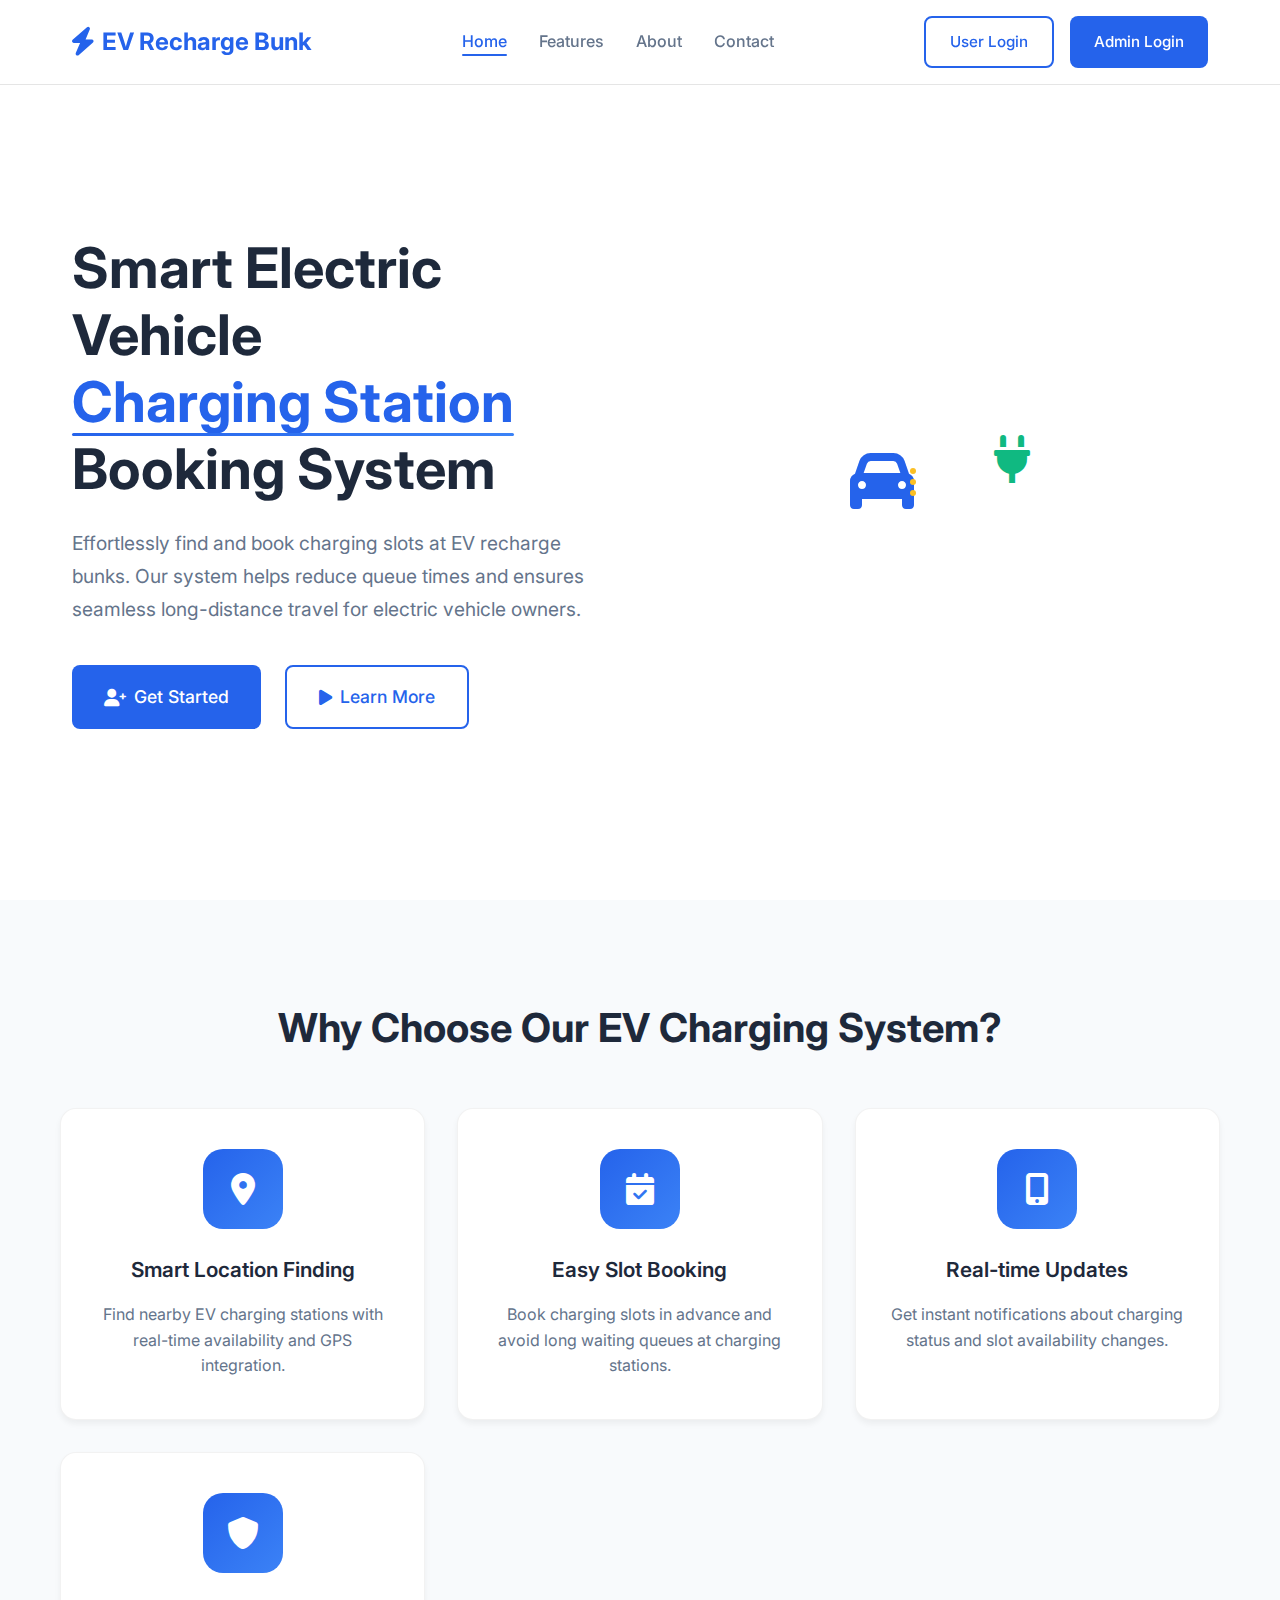
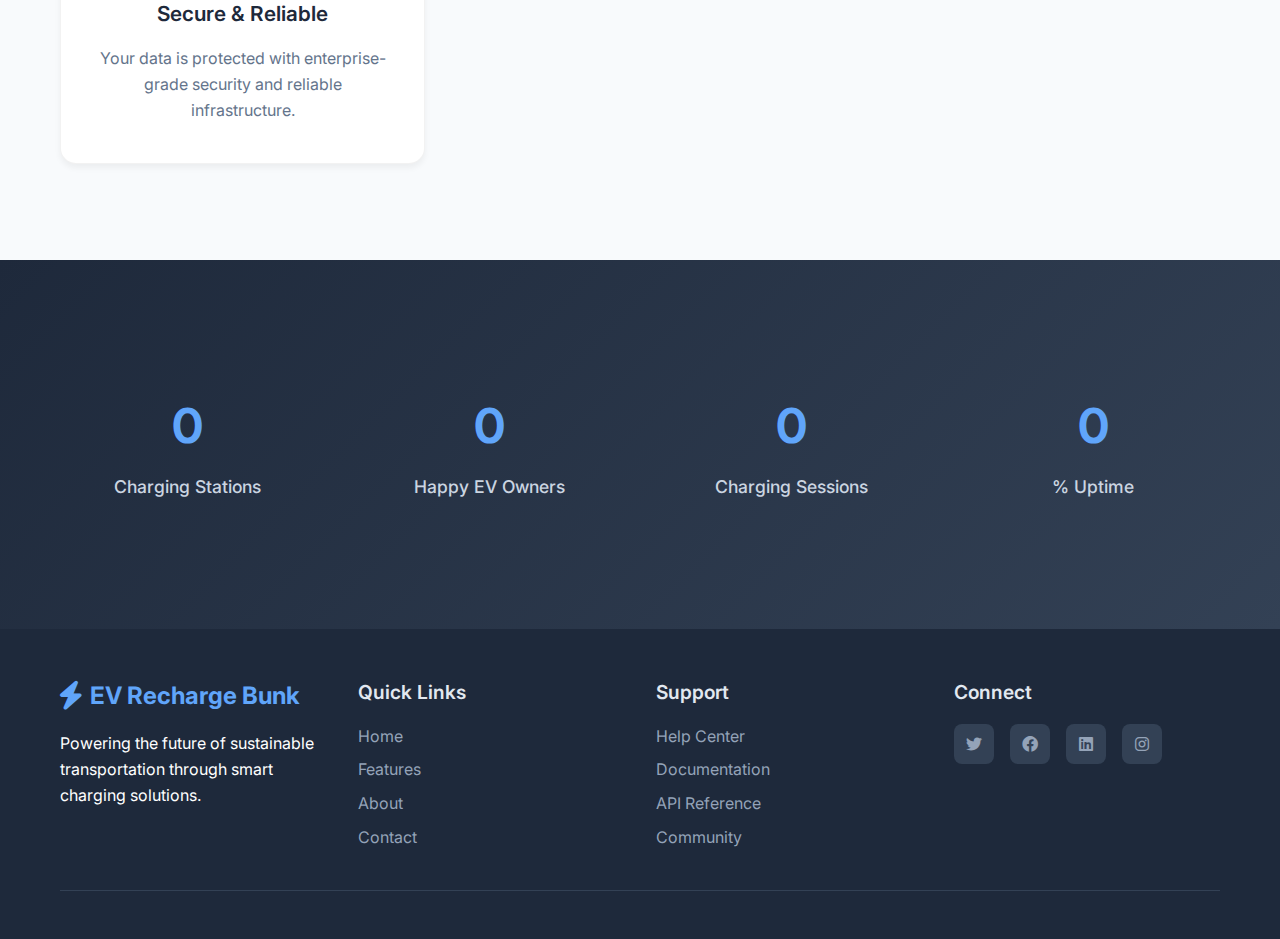
<file: index.html>
<!DOCTYPE html>
<html lang="en">
<head>
    <meta charset="UTF-8">
    <meta name="viewport" content="width=device-width, initial-scale=1.0">
    <title>EV Recharge Bunk - Home</title>
    <link rel="stylesheet" href="css/style.css">
    <link href="https://fonts.googleapis.com/css2?family=Inter:wght@300;400;500;600;700&display=swap" rel="stylesheet">
    <link rel="stylesheet" href="https://cdnjs.cloudflare.com/ajax/libs/font-awesome/6.0.0/css/all.min.css">
</head>
<body>
    <header class="header">
        <nav class="nav">
            <div class="nav-brand">
                <i class="fas fa-bolt"></i>
                <span>EV Recharge Bunk</span>
            </div>
            <ul class="nav-menu">
                <li><a href="#home" class="nav-link active">Home</a></li>
                <li><a href="#features" class="nav-link">Features</a></li>
                <li><a href="#about" class="nav-link">About</a></li>
                <li><a href="#contact" class="nav-link">Contact</a></li>
            </ul>
            <div class="nav-actions">
                <a href="pages/user-login.html" class="btn btn-outline">User Login</a>
                <a href="pages/admin-login.html" class="btn btn-primary">Admin Login</a>
            </div>
            <div class="mobile-menu-toggle">
                <i class="fas fa-bars"></i>
            </div>
        </nav>
    </header>

    <main class="main">
        <!-- Hero Section -->
        <section class="hero" id="home">
            <div class="hero-content">
                <h1 class="hero-title">
                    Smart Electric Vehicle<br>
                    <span class="highlight">Charging Station</span><br>
                    Booking System
                </h1>
                <p class="hero-description">
                    Effortlessly find and book charging slots at EV recharge bunks. 
                    Our system helps reduce queue times and ensures seamless long-distance travel 
                    for electric vehicle owners.
                </p>
                <div class="hero-actions">
                    <a href="pages/user-register.html" class="btn btn-primary btn-large">
                        <i class="fas fa-user-plus"></i>
                        Get Started
                    </a>
                    <a href="#features" class="btn btn-outline btn-large">
                        <i class="fas fa-play"></i>
                        Learn More
                    </a>
                </div>
            </div>
            <div class="hero-image">
                <div class="charging-animation">
                    <div class="ev-car">
                        <i class="fas fa-car"></i>
                    </div>
                    <div class="charging-port">
                        <i class="fas fa-plug"></i>
                    </div>
                    <div class="electric-waves">
                        <div class="wave"></div>
                        <div class="wave"></div>
                        <div class="wave"></div>
                    </div>
                </div>
            </div>
        </section>

        <!-- Features Section -->
        <section class="features" id="features">
            <div class="container">
                <h2 class="section-title">Why Choose Our EV Charging System?</h2>
                <div class="features-grid">
                    <div class="feature-card">
                        <div class="feature-icon">
                            <i class="fas fa-map-marker-alt"></i>
                        </div>
                        <h3>Smart Location Finding</h3>
                        <p>Find nearby EV charging stations with real-time availability and GPS integration.</p>
                    </div>
                    <div class="feature-card">
                        <div class="feature-icon">
                            <i class="fas fa-calendar-check"></i>
                        </div>
                        <h3>Easy Slot Booking</h3>
                        <p>Book charging slots in advance and avoid long waiting queues at charging stations.</p>
                    </div>
                    <div class="feature-card">
                        <div class="feature-icon">
                            <i class="fas fa-mobile-alt"></i>
                        </div>
                        <h3>Real-time Updates</h3>
                        <p>Get instant notifications about charging status and slot availability changes.</p>
                    </div>
                    <div class="feature-card">
                        <div class="feature-icon">
                            <i class="fas fa-shield-alt"></i>
                        </div>
                        <h3>Secure & Reliable</h3>
                        <p>Your data is protected with enterprise-grade security and reliable infrastructure.</p>
                    </div>
                </div>
            </div>
        </section>

        <!-- Statistics Section -->
        <section class="stats">
            <div class="container">
                <div class="stats-grid">
                    <div class="stat-item">
                        <div class="stat-number" data-target="500">0</div>
                        <div class="stat-label">Charging Stations</div>
                    </div>
                    <div class="stat-item">
                        <div class="stat-number" data-target="15000">0</div>
                        <div class="stat-label">Happy EV Owners</div>
                    </div>
                    <div class="stat-item">
                        <div class="stat-number" data-target="50000">0</div>
                        <div class="stat-label">Charging Sessions</div>
                    </div>
                    <div class="stat-item">
                        <div class="stat-number" data-target="99">0</div>
                        <div class="stat-label">% Uptime</div>
                    </div>
                </div>
            </div>
        </section>
    </main>

    <footer class="footer">
        <div class="container">
            <div class="footer-content">
                <div class="footer-section">
                    <div class="footer-brand">
                        <i class="fas fa-bolt"></i>
                        <span>EV Recharge Bunk</span>
                    </div>
                    <p>Powering the future of sustainable transportation through smart charging solutions.</p>
                </div>
                <div class="footer-section">
                    <h4>Quick Links</h4>
                    <ul>
                        <li><a href="#home">Home</a></li>
                        <li><a href="#features">Features</a></li>
                        <li><a href="#about">About</a></li>
                        <li><a href="#contact">Contact</a></li>
                    </ul>
                </div>
                <div class="footer-section">
                    <h4>Support</h4>
                    <ul>
                        <li><a href="#">Help Center</a></li>
                        <li><a href="#">Documentation</a></li>
                        <li><a href="#">API Reference</a></li>
                        <li><a href="#">Community</a></li>
                    </ul>
                </div>
                <div class="footer-section">
                    <h4>Connect</h4>
                    <div class="social-links">
                        <a href="#"><i class="fab fa-twitter"></i></a>
                        <a href="#"><i class="fab fa-facebook"></i></a>
                        <a href="#"><i class="fab fa-linkedin"></i></a>
                        <a href="#"><i class="fab fa-instagram"></i></a>
                    </div>
                </div>
            </div>
            <div class="footer-bottom">
                
            </div>
        </div>
    </footer>

    <script src="js/main.js"></script>
</body>
</html>
</file>
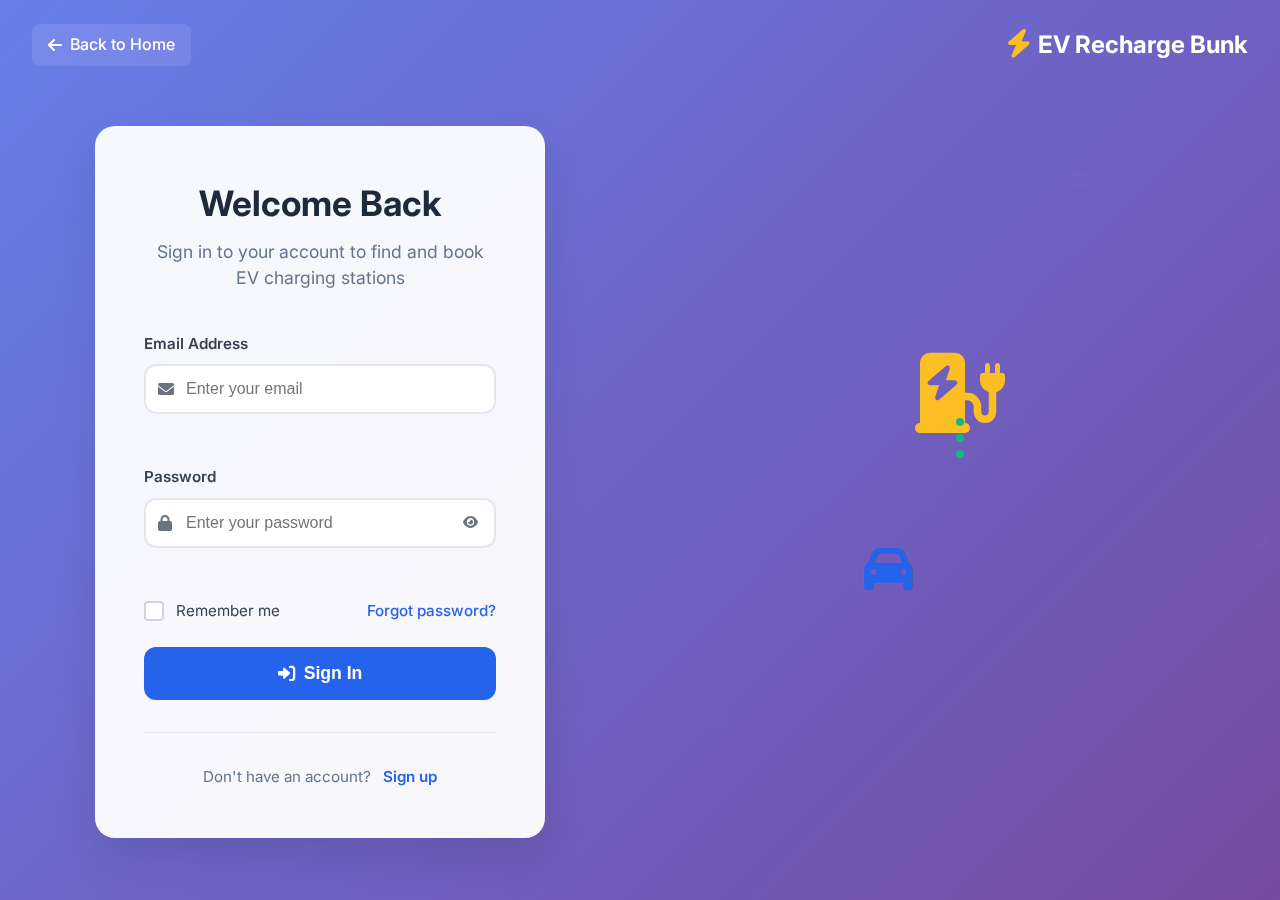
<file: pages/user-login.html>
<!DOCTYPE html>
<html lang="en">
<head>
    <meta charset="UTF-8">
    <meta name="viewport" content="width=device-width, initial-scale=1.0">
    <title>User Login - EV Recharge Bunk</title>
    <link rel="stylesheet" href="../css/style.css">
    <link rel="stylesheet" href="../css/auth.css">
    <link href="https://fonts.googleapis.com/css2?family=Inter:wght@300;400;500;600;700&display=swap" rel="stylesheet">
    <link rel="stylesheet" href="https://cdnjs.cloudflare.com/ajax/libs/font-awesome/6.0.0/css/all.min.css">
</head>
<body>
    <div class="auth-container">
        <div class="auth-header">
            <a href="../index.html" class="back-link">
                <i class="fas fa-arrow-left"></i>
                Back to Home
            </a>
            <div class="auth-brand">
                <i class="fas fa-bolt"></i>
                <span>EV Recharge Bunk</span>
            </div>
        </div>

        <div class="auth-form-container">
            <div class="auth-card">
                <div class="auth-header-content">
                    <h1>Welcome Back</h1>
                    <p>Sign in to your account to find and book EV charging stations</p>
                </div>

                <form class="auth-form" id="userLoginForm">
                    <div class="form-group">
                        <label for="email">Email Address</label>
                        <div class="input-group">
                            <i class="fas fa-envelope input-icon"></i>
                            <input type="email" id="email" name="email" required placeholder="Enter your email">
                        </div>
                        <div class="error-message" id="emailError"></div>
                    </div>

                    <div class="form-group">
                        <label for="password">Password</label>
                        <div class="input-group">
                            <i class="fas fa-lock input-icon"></i>
                            <input type="password" id="password" name="password" required placeholder="Enter your password">
                            <button type="button" class="password-toggle" data-target="password">
                                <i class="fas fa-eye"></i>
                            </button>
                        </div>
                        <div class="error-message" id="passwordError"></div>
                    </div>

                    <div class="form-options">
                        <label class="checkbox-container">
                            <input type="checkbox" id="rememberMe" name="rememberMe">
                            <span class="checkmark"></span>
                            Remember me
                        </label>
                        <a href="#" class="forgot-password">Forgot password?</a>
                    </div>

                    <button type="submit" class="btn btn-primary btn-full" id="loginButton">
                        <i class="fas fa-sign-in-alt"></i>
                        Sign In
                    </button>
                </form>

                <div class="auth-footer">
                    <p>Don't have an account? <a href="user-register.html">Sign up</a></p>
                </div>
            </div>
        </div>

        <div class="auth-image">
            <div class="charging-visual">
                <div class="bunk-station">
                    <i class="fas fa-charging-station"></i>
                </div>
                <div class="ev-cars">
                    <div class="ev-car">
                        <i class="fas fa-car"></i>
                    </div>
                    <div class="ev-car">
                        <i class="fas fa-car"></i>
                    </div>
                </div>
                <div class="energy-waves">
                    <div class="wave"></div>
                    <div class="wave"></div>
                    <div class="wave"></div>
                </div>
            </div>
        </div>
    </div>

    <script src="../js/auth/auth-manager.js"></script>
    <script src="../js/auth/user-auth.js"></script>
</body>
</html>
</file>
<file: css/auth.css>
/* Authentication Pages Specific Styles */

/* Main Auth Container */
.auth-container {
    display: flex;
    min-height: 100vh;
    background: linear-gradient(135deg, #667eea 0%, #764ba2 100%);
    position: relative;
    overflow: hidden;
}

.admin-auth {
    background: linear-gradient(135deg, #2c3e50 0%, #34495e 100%);
}

.auth-container::before {
    content: '';
    position: absolute;
    top: 0;
    left: 0;
    right: 0;
    bottom: 0;
    background: url('data:image/svg+xml,<svg xmlns="http://www.w3.org/2000/svg" viewBox="0 0 100 100"><defs><pattern id="grain" width="100" height="100" patternUnits="userSpaceOnUse"><circle cx="20" cy="20" r="1" fill="white" opacity="0.1"/><circle cx="80" cy="80" r="1" fill="white" opacity="0.1"/><circle cx="40" cy="60" r="1" fill="white" opacity="0.1"/><circle cx="60" cy="40" r="1" fill="white" opacity="0.1"/></pattern></defs><rect width="100" height="100" fill="url(%23grain)"/></svg>');
    opacity: 0.1;
}

/* Auth Header */
.auth-header {
    position: absolute;
    top: 0;
    left: 0;
    right: 0;
    z-index: 10;
    display: flex;
    justify-content: space-between;
    align-items: center;
    padding: 1.5rem 2rem;
}

.back-link {
    display: flex;
    align-items: center;
    gap: 0.5rem;
    color: white;
    text-decoration: none;
    font-weight: 500;
    padding: 0.5rem 1rem;
    border-radius: 8px;
    background: rgba(255, 255, 255, 0.1);
    backdrop-filter: blur(10px);
    transition: all 0.3s ease;
}

.back-link:hover {
    background: rgba(255, 255, 255, 0.2);
    transform: translateX(-2px);
}

.auth-brand {
    display: flex;
    align-items: center;
    font-size: 1.5rem;
    font-weight: 700;
    color: white;
}

.admin-brand {
    font-size: 1.2rem;
}

.auth-brand i {
    margin-right: 0.5rem;
    font-size: 1.8rem;
    color: #fbbf24;
}

/* Auth Form Container */
.auth-form-container {
    flex: 1;
    display: flex;
    align-items: center;
    justify-content: center;
    padding: 6rem 2rem 2rem;
    position: relative;
    z-index: 5;
}

.auth-card {
    background: rgba(255, 255, 255, 0.95);
    backdrop-filter: blur(20px);
    border-radius: 20px;
    padding: 3rem;
    box-shadow: 0 20px 40px rgba(0, 0, 0, 0.1);
    border: 1px solid rgba(255, 255, 255, 0.2);
    width: 100%;
    max-width: 450px;
    position: relative;
}

.admin-card {
    max-width: 500px;
}

.auth-header-content {
    text-align: center;
    margin-bottom: 2.5rem;
}

.auth-header-content h1 {
    font-size: 2.2rem;
    font-weight: 700;
    color: #1e293b;
    margin-bottom: 0.5rem;
}

.auth-header-content p {
    color: #64748b;
    font-size: 1.1rem;
    line-height: 1.5;
}

/* Form Styles */
.auth-form {
    margin-bottom: 2rem;
}

.form-row {
    display: grid;
    grid-template-columns: 1fr 1fr;
    gap: 1rem;
}

.form-group {
    margin-bottom: 1.5rem;
}

.form-group label {
    display: block;
    margin-bottom: 0.5rem;
    font-weight: 600;
    color: #374151;
    font-size: 0.95rem;
}

.input-group {
    position: relative;
    display: flex;
    align-items: center;
}

.input-group input,
.input-group select {
    width: 100%;
    padding: 0.875rem 1rem 0.875rem 2.5rem;
    border: 2px solid #e5e7eb;
    border-radius: 12px;
    font-size: 1rem;
    transition: all 0.3s ease;
    background: white;
}

.input-group input:focus,
.input-group select:focus {
    outline: none;
    border-color: #2563eb;
    box-shadow: 0 0 0 3px rgba(37, 99, 235, 0.1);
    transform: translateY(-1px);
}

.input-group input.error {
    border-color: #ef4444;
    box-shadow: 0 0 0 3px rgba(239, 68, 68, 0.1);
}

.input-icon {
    position: absolute;
    left: 0.875rem;
    color: #6b7280;
    font-size: 1rem;
    z-index: 1;
}

.password-toggle {
    position: absolute;
    right: 0.875rem;
    background: none;
    border: none;
    color: #6b7280;
    cursor: pointer;
    padding: 0.25rem;
    border-radius: 4px;
    transition: color 0.3s ease;
}

.password-toggle:hover {
    color: #2563eb;
}

.error-message {
    color: #ef4444;
    font-size: 0.875rem;
    margin-top: 0.5rem;
    min-height: 1.2rem;
}

.success-message {
    color: #10b981;
    font-size: 0.875rem;
    margin-top: 0.5rem;
    min-height: 1.2rem;
}

/* Password Strength Indicator */
.password-strength {
    margin-top: 0.5rem;
    display: none;
}

.strength-bar {
    height: 4px;
    background: #e5e7eb;
    border-radius: 2px;
    overflow: hidden;
    margin-bottom: 0.5rem;
}

.strength-fill {
    height: 100%;
    width: 0%;
    transition: all 0.3s ease;
    border-radius: 2px;
}

.strength-text {
    font-size: 0.875rem;
    color: #6b7280;
}

/* Form Options */
.form-options {
    display: flex;
    justify-content: space-between;
    align-items: center;
    margin-bottom: 1.5rem;
    flex-wrap: wrap;
    gap: 1rem;
}

.checkbox-container {
    display: flex;
    align-items: center;
    gap: 0.75rem;
    cursor: pointer;
    font-size: 0.95rem;
    color: #374151;
}

.checkbox-container input[type="checkbox"] {
    display: none;
}

.checkmark {
    width: 20px;
    height: 20px;
    border: 2px solid #d1d5db;
    border-radius: 4px;
    position: relative;
    transition: all 0.3s ease;
    background: white;
}

.checkbox-container input[type="checkbox"]:checked + .checkmark {
    background: #2563eb;
    border-color: #2563eb;
}

.checkbox-container input[type="checkbox"]:checked + .checkmark::after {
    content: '✓';
    position: absolute;
    top: 50%;
    left: 50%;
    transform: translate(-50%, -50%);
    color: white;
    font-size: 0.875rem;
    font-weight: bold;
}

.forgot-password {
    color: #2563eb;
    text-decoration: none;
    font-size: 0.95rem;
    font-weight: 500;
    transition: color 0.3s ease;
}

.forgot-password:hover {
    color: #1d4ed8;
    text-decoration: underline;
}

.link {
    color: #2563eb;
    text-decoration: none;
    font-weight: 500;
}

.link:hover {
    text-decoration: underline;
}

/* Security Notice */
.security-notice {
    background: rgba(59, 130, 246, 0.1);
    border: 1px solid rgba(59, 130, 246, 0.2);
    border-radius: 8px;
    padding: 0.75rem 1rem;
    margin: 1rem 0;
    display: flex;
    align-items: center;
    gap: 0.75rem;
    color: #1d4ed8;
    font-size: 0.9rem;
}

.security-notice i {
    font-size: 1rem;
}

/* Button Styles */
.btn-full {
    width: 100%;
    justify-content: center;
    padding: 1rem 2rem;
    font-size: 1.1rem;
    border-radius: 12px;
    font-weight: 600;
    transition: all 0.3s ease;
}

.admin-btn {
    background: linear-gradient(135deg, #1e293b, #334155);
    border: none;
}

.admin-btn:hover {
    background: linear-gradient(135deg, #334155, #475569);
    transform: translateY(-2px);
    box-shadow: 0 8px 25px rgba(30, 41, 59, 0.3);
}

/* Auth Footer */
.auth-footer {
    text-align: center;
    margin-top: 2rem;
    padding-top: 2rem;
    border-top: 1px solid #e5e7eb;
    color: #64748b;
    font-size: 0.95rem;
}

.auth-footer a {
    color: #2563eb;
    text-decoration: none;
    font-weight: 600;
    margin-left: 0.5rem;
}

.auth-footer a:hover {
    text-decoration: underline;
}

/* Auth Image Section */
.auth-image {
    flex: 1;
    display: flex;
    align-items: center;
    justify-content: center;
    padding: 2rem;
    position: relative;
    z-index: 3;
}

/* Charging Visual Animation */
.charging-visual {
    position: relative;
    width: 400px;
    height: 400px;
}

.bunk-station {
    position: absolute;
    top: 20%;
    left: 50%;
    transform: translateX(-50%);
    font-size: 5rem;
    color: #fbbf24;
    animation: stationPulse 3s ease-in-out infinite;
}

.ev-cars {
    position: absolute;
    bottom: 20%;
    left: 10%;
    right: 10%;
    display: flex;
    justify-content: space-around;
}

.ev-car {
    font-size: 3rem;
    color: #2563eb;
    animation: carFloat 4s ease-in-out infinite;
}

.ev-car:nth-child(2) {
    animation-delay: 2s;
}

.energy-waves {
    position: absolute;
    top: 40%;
    left: 50%;
    transform: translateX(-50%);
}

.wave {
    width: 8px;
    height: 8px;
    background: #10b981;
    border-radius: 50%;
    margin: 8px 0;
    animation: energyFlow 2s ease-in-out infinite;
}

.wave:nth-child(2) {
    animation-delay: 0.3s;
}

.wave:nth-child(3) {
    animation-delay: 0.6s;
}

/* Admin Visual */
.admin-visual {
    position: relative;
    width: 400px;
    height: 400px;
}

.admin-dashboard {
    display: grid;
    grid-template-columns: 1fr 1fr;
    gap: 1.5rem;
    margin-bottom: 2rem;
}

.dashboard-card {
    background: rgba(255, 255, 255, 0.1);
    backdrop-filter: blur(10px);
    border-radius: 16px;
    padding: 1.5rem;
    text-align: center;
    color: white;
    border: 1px solid rgba(255, 255, 255, 0.2);
    transition: all 0.3s ease;
}

.dashboard-card:hover {
    transform: translateY(-5px);
    background: rgba(255, 255, 255, 0.2);
}

.dashboard-card i {
    font-size: 2rem;
    color: #60a5fa;
    margin-bottom: 0.5rem;
    display: block;
}

.dashboard-card span {
    font-weight: 600;
    font-size: 0.9rem;
}

.admin-stats {
    display: flex;
    justify-content: space-around;
    padding: 1.5rem;
    background: rgba(255, 255, 255, 0.1);
    backdrop-filter: blur(10px);
    border-radius: 16px;
    border: 1px solid rgba(255, 255, 255, 0.2);
}

.stat-item {
    text-align: center;
    color: white;
}

.stat-item i {
    font-size: 1.5rem;
    color: #60a5fa;
    margin-bottom: 0.5rem;
    display: block;
}

.stat-number {
    display: block;
    font-size: 1.5rem;
    font-weight: 700;
    color: #fbbf24;
}

.stat-label {
    font-size: 0.8rem;
    color: #cbd5e1;
}

/* Registration Visual */
.registration-visual {
    position: relative;
    width: 400px;
    height: 400px;
}

.ev-illustration {
    position: relative;
    width: 100%;
    height: 100%;
}

.ev-car-large {
    position: absolute;
    top: 50%;
    left: 50%;
    transform: translate(-50%, -50%);
    font-size: 6rem;
    color: #2563eb;
    animation: carRotate 6s ease-in-out infinite;
}

.charging-points {
    position: absolute;
    top: 20%;
    left: 20%;
    right: 20%;
    display: flex;
    justify-content: space-around;
}

.point {
    background: rgba(255, 255, 255, 0.1);
    backdrop-filter: blur(10px);
    border-radius: 12px;
    padding: 1rem;
    text-align: center;
    color: white;
    border: 1px solid rgba(255, 255, 255, 0.2);
    transition: all 0.3s ease;
}

.point:hover {
    transform: scale(1.05);
    background: rgba(255, 255, 255, 0.2);
}

.point i {
    font-size: 1.5rem;
    color: #fbbf24;
    margin-bottom: 0.5rem;
    display: block;
}

.point span {
    font-size: 0.9rem;
    font-weight: 600;
}

/* Animations */
@keyframes stationPulse {
    0%, 100% { transform: translateX(-50%) scale(1); opacity: 1; }
    50% { transform: translateX(-50%) scale(1.1); opacity: 0.8; }
}

@keyframes carFloat {
    0%, 100% { transform: translateY(0); }
    50% { transform: translateY(-10px); }
}

@keyframes energyFlow {
    0%, 100% { transform: scale(1); opacity: 1; }
    50% { transform: scale(1.2); opacity: 0.7; }
}

@keyframes carRotate {
    0%, 100% { transform: translate(-50%, -50%) rotate(0deg); }
    25% { transform: translate(-50%, -50%) rotate(5deg); }
    75% { transform: translate(-50%, -50%) rotate(-5deg); }
}

/* Responsive Design */
@media (max-width: 968px) {
    .auth-container {
        flex-direction: column;
    }

    .auth-image {
        order: -1;
        min-height: 300px;
    }

    .charging-visual,
    .admin-visual,
    .registration-visual {
        width: 300px;
        height: 300px;
    }
}

@media (max-width: 768px) {
    .auth-header {
        padding: 1rem;
        flex-direction: column;
        gap: 1rem;
        text-align: center;
    }

    .auth-form-container {
        padding: 4rem 1rem 2rem;
    }

    .auth-card {
        padding: 2rem 1.5rem;
    }

    .auth-header-content h1 {
        font-size: 1.8rem;
    }

    .form-row {
        grid-template-columns: 1fr;
    }

    .form-options {
        flex-direction: column;
        align-items: flex-start;
        gap: 0.75rem;
    }

    .charging-visual,
    .admin-visual,
    .registration-visual {
        width: 250px;
        height: 250px;
    }

    .bunk-station {
        font-size: 4rem;
    }

    .ev-car {
        font-size: 2.5rem;
    }

    .ev-car-large {
        font-size: 4rem;
    }
}

@media (max-width: 480px) {
    .auth-card {
        padding: 1.5rem 1rem;
        margin: 1rem;
    }

    .input-group input,
    .input-group select {
        padding: 0.75rem 0.75rem 0.75rem 2.25rem;
    }

    .input-icon {
        left: 0.75rem;
    }

    .password-toggle {
        right: 0.75rem;
    }
}
</file>
<file: css/style.css>
/* Reset and Base Styles */
* {
    margin: 0;
    padding: 0;
    box-sizing: border-box;
}

html {
    scroll-behavior: smooth;
}

body {
    font-family: 'Inter', sans-serif;
    line-height: 1.6;
    color: #333;
    background-color: #ffffff;
}

.container {
    max-width: 1200px;
    margin: 0 auto;
    padding: 0 20px;
}

/* Header Styles */
.header {
    background: rgba(255, 255, 255, 0.95);
    backdrop-filter: blur(10px);
    border-bottom: 1px solid rgba(0, 0, 0, 0.1);
    position: fixed;
    top: 0;
    left: 0;
    right: 0;
    z-index: 1000;
    transition: all 0.3s ease;
}

.nav {
    display: flex;
    align-items: center;
    justify-content: space-between;
    padding: 1rem 2rem;
    max-width: 1200px;
    margin: 0 auto;
}

.nav-brand {
    display: flex;
    align-items: center;
    font-size: 1.5rem;
    font-weight: 700;
    color: #2563eb;
}

.nav-brand i {
    margin-right: 0.5rem;
    font-size: 1.8rem;
}

.nav-menu {
    display: flex;
    list-style: none;
    gap: 2rem;
}

.nav-link {
    text-decoration: none;
    color: #64748b;
    font-weight: 500;
    transition: color 0.3s ease;
    position: relative;
}

.nav-link:hover,
.nav-link.active {
    color: #2563eb;
}

.nav-link.active::after {
    content: '';
    position: absolute;
    bottom: -5px;
    left: 0;
    right: 0;
    height: 2px;
    background: #2563eb;
    border-radius: 1px;
}

.nav-actions {
    display: flex;
    gap: 1rem;
}

.mobile-menu-toggle {
    display: none;
    font-size: 1.5rem;
    cursor: pointer;
    color: #64748b;
}

/* Button Styles */
.btn {
    display: inline-flex;
    align-items: center;
    gap: 0.5rem;
    padding: 0.75rem 1.5rem;
    border: none;
    border-radius: 8px;
    text-decoration: none;
    font-weight: 500;
    font-size: 0.95rem;
    cursor: pointer;
    transition: all 0.3s ease;
    text-align: center;
}

.btn-primary {
    background: #2563eb;
    color: white;
}

.btn-primary:hover {
    background: #1d4ed8;
    transform: translateY(-2px);
    box-shadow: 0 4px 12px rgba(37, 99, 235, 0.3);
}

.btn-outline {
    background: transparent;
    color: #2563eb;
    border: 2px solid #2563eb;
}

.btn-outline:hover {
    background: #2563eb;
    color: white;
}

.btn-large {
    padding: 1rem 2rem;
    font-size: 1.1rem;
}

/* Hero Section */
.hero {
    display: flex;
    align-items: center;
    min-height: 100vh;
    padding: 8rem 2rem 4rem;
    max-width: 1200px;
    margin: 0 auto;
    gap: 4rem;
}

.hero-content {
    flex: 1;
}

.hero-title {
    font-size: 3.5rem;
    font-weight: 700;
    line-height: 1.2;
    margin-bottom: 1.5rem;
    color: #1e293b;
}

.highlight {
    color: #2563eb;
    position: relative;
}

.highlight::after {
    content: '';
    position: absolute;
    bottom: 0;
    left: 0;
    right: 0;
    height: 3px;
    background: linear-gradient(90deg, #2563eb, #3b82f6);
    border-radius: 2px;
}

.hero-description {
    font-size: 1.2rem;
    color: #64748b;
    margin-bottom: 2.5rem;
    line-height: 1.7;
}

.hero-actions {
    display: flex;
    gap: 1.5rem;
    flex-wrap: wrap;
}

.hero-image {
    flex: 1;
    display: flex;
    justify-content: center;
    align-items: center;
}

.charging-animation {
    position: relative;
    width: 300px;
    height: 300px;
}

.ev-car {
    position: absolute;
    top: 50%;
    left: 20%;
    transform: translateY(-50%);
    font-size: 4rem;
    color: #2563eb;
    animation: carBounce 3s ease-in-out infinite;
}

.charging-port {
    position: absolute;
    top: 30%;
    right: 20%;
    font-size: 3rem;
    color: #10b981;
    animation: pulse 2s ease-in-out infinite;
}

.electric-waves {
    position: absolute;
    top: 50%;
    left: 40%;
    transform: translateY(-50%);
}

.wave {
    width: 6px;
    height: 6px;
    background: #fbbf24;
    border-radius: 50%;
    margin: 5px 0;
    animation: wave 1.5s ease-in-out infinite;
}

.wave:nth-child(2) {
    animation-delay: 0.2s;
}

.wave:nth-child(3) {
    animation-delay: 0.4s;
}

/* Animations */
@keyframes carBounce {
    0%, 100% { transform: translateY(-50%) translateX(0); }
    50% { transform: translateY(-60%) translateX(5px); }
}

@keyframes pulse {
    0%, 100% { transform: scale(1); opacity: 1; }
    50% { transform: scale(1.1); opacity: 0.8; }
}

@keyframes wave {
    0%, 100% { transform: scale(1); opacity: 1; }
    50% { transform: scale(1.3); opacity: 0.6; }
}

/* Features Section */
.features {
    padding: 6rem 0;
    background: #f8fafc;
}

.section-title {
    text-align: center;
    font-size: 2.5rem;
    font-weight: 700;
    color: #1e293b;
    margin-bottom: 3rem;
}

.features-grid {
    display: grid;
    grid-template-columns: repeat(auto-fit, minmax(280px, 1fr));
    gap: 2rem;
}

.feature-card {
    background: white;
    padding: 2.5rem 2rem;
    border-radius: 16px;
    text-align: center;
    box-shadow: 0 4px 6px rgba(0, 0, 0, 0.05);
    transition: all 0.3s ease;
    border: 1px solid rgba(0, 0, 0, 0.05);
}

.feature-card:hover {
    transform: translateY(-8px);
    box-shadow: 0 20px 40px rgba(0, 0, 0, 0.1);
}

.feature-icon {
    width: 80px;
    height: 80px;
    background: linear-gradient(135deg, #2563eb, #3b82f6);
    border-radius: 20px;
    display: flex;
    align-items: center;
    justify-content: center;
    margin: 0 auto 1.5rem;
    color: white;
    font-size: 2rem;
}

.feature-card h3 {
    font-size: 1.3rem;
    font-weight: 600;
    color: #1e293b;
    margin-bottom: 1rem;
}

.feature-card p {
    color: #64748b;
    line-height: 1.6;
}

/* Statistics Section */
.stats {
    padding: 6rem 0;
    background: linear-gradient(135deg, #1e293b, #334155);
    color: white;
}

.stats-grid {
    display: grid;
    grid-template-columns: repeat(auto-fit, minmax(200px, 1fr));
    gap: 3rem;
    text-align: center;
}

.stat-item {
    padding: 2rem;
}

.stat-number {
    font-size: 3rem;
    font-weight: 700;
    color: #60a5fa;
    margin-bottom: 0.5rem;
}

.stat-label {
    font-size: 1.1rem;
    color: #cbd5e1;
    font-weight: 500;
}

/* Footer */
.footer {
    background: #1e293b;
    color: white;
    padding: 3rem 0 1rem;
}

.footer-content {
    display: grid;
    grid-template-columns: repeat(auto-fit, minmax(250px, 1fr));
    gap: 2rem;
    margin-bottom: 2rem;
}

.footer-brand {
    display: flex;
    align-items: center;
    font-size: 1.5rem;
    font-weight: 700;
    margin-bottom: 1rem;
    color: #60a5fa;
}

.footer-brand i {
    margin-right: 0.5rem;
    font-size: 1.8rem;
}

.footer-section h4 {
    font-size: 1.2rem;
    font-weight: 600;
    margin-bottom: 1rem;
    color: #e2e8f0;
}

.footer-section ul {
    list-style: none;
}

.footer-section ul li {
    margin-bottom: 0.5rem;
}

.footer-section ul li a {
    color: #94a3b8;
    text-decoration: none;
    transition: color 0.3s ease;
}

.footer-section ul li a:hover {
    color: #60a5fa;
}

.social-links {
    display: flex;
    gap: 1rem;
}

.social-links a {
    width: 40px;
    height: 40px;
    background: #334155;
    border-radius: 8px;
    display: flex;
    align-items: center;
    justify-content: center;
    color: #94a3b8;
    text-decoration: none;
    transition: all 0.3s ease;
}

.social-links a:hover {
    background: #60a5fa;
    color: white;
    transform: translateY(-2px);
}

.footer-bottom {
    border-top: 1px solid #334155;
    padding-top: 2rem;
    text-align: center;
    color: #94a3b8;
}

/* Form Styles */
.form-container {
    max-width: 400px;
    margin: 2rem auto;
    padding: 2rem;
    background: white;
    border-radius: 12px;
    box-shadow: 0 4px 6px rgba(0, 0, 0, 0.1);
}

.form-group {
    margin-bottom: 1.5rem;
}

.form-group label {
    display: block;
    margin-bottom: 0.5rem;
    font-weight: 500;
    color: #374151;
}

.form-group input,
.form-group select,
.form-group textarea {
    width: 100%;
    padding: 0.75rem;
    border: 2px solid #e5e7eb;
    border-radius: 8px;
    font-size: 1rem;
    transition: border-color 0.3s ease;
}

.form-group input:focus,
.form-group select:focus,
.form-group textarea:focus {
    outline: none;
    border-color: #2563eb;
}

.form-group input.error {
    border-color: #ef4444;
}

.error-message {
    color: #ef4444;
    font-size: 0.875rem;
    margin-top: 0.25rem;
}

.success-message {
    color: #10b981;
    font-size: 0.875rem;
    margin-top: 0.25rem;
}

/* Map Container */
.map-container {
    height: 400px;
    border-radius: 8px;
    overflow: hidden;
    margin: 1rem 0;
    border: 2px solid #e5e7eb;
}

/* Card Styles */
.card {
    background: white;
    border-radius: 12px;
    box-shadow: 0 4px 6px rgba(0, 0, 0, 0.05);
    border: 1px solid rgba(0, 0, 0, 0.05);
    overflow: hidden;
    transition: all 0.3s ease;
}

.card:hover {
    transform: translateY(-2px);
    box-shadow: 0 8px 25px rgba(0, 0, 0, 0.1);
}

.card-header {
    padding: 1.5rem;
    border-bottom: 1px solid #f1f5f9;
    background: #f8fafc;
}

.card-body {
    padding: 1.5rem;
}

.card-title {
    font-size: 1.25rem;
    font-weight: 600;
    color: #1e293b;
    margin-bottom: 0.5rem;
}

.card-subtitle {
    color: #64748b;
    font-size: 0.9rem;
}

/* Responsive Design */
@media (max-width: 768px) {
    .nav-menu,
    .nav-actions {
        display: none;
    }

    .mobile-menu-toggle {
        display: block;
    }

    .hero {
        flex-direction: column;
        text-align: center;
        padding: 6rem 1rem 4rem;
    }

    .hero-title {
        font-size: 2.5rem;
    }

    .hero-actions {
        justify-content: center;
    }

    .charging-animation {
        width: 250px;
        height: 250px;
    }

    .ev-car {
        font-size: 3rem;
    }

    .charging-port {
        font-size: 2.5rem;
    }

    .section-title {
        font-size: 2rem;
    }

    .features-grid {
        grid-template-columns: 1fr;
    }

    .stats-grid {
        grid-template-columns: repeat(2, 1fr);
    }

    .footer-content {
        grid-template-columns: 1fr;
        text-align: center;
    }
}

@media (max-width: 480px) {
    .hero-title {
        font-size: 2rem;
    }

    .hero-description {
        font-size: 1rem;
    }

    .btn-large {
        padding: 0.875rem 1.5rem;
        font-size: 1rem;
    }

    .stat-number {
        font-size: 2.5rem;
    }

    .stats-grid {
        grid-template-columns: 1fr;
    }
}

/* Loading Animation */
.loading {
    display: inline-block;
    width: 20px;
    height: 20px;
    border: 3px solid rgba(255, 255, 255, 0.3);
    border-radius: 50%;
    border-top-color: #fff;
    animation: spin 1s ease-in-out infinite;
}

@keyframes spin {
    to { transform: rotate(360deg); }
}

/* Notification Styles */
.notification {
    position: fixed;
    top: 20px;
    right: 20px;
    padding: 1rem 1.5rem;
    border-radius: 8px;
    color: white;
    font-weight: 500;
    z-index: 1001;
    transform: translateX(100%);
    transition: transform 0.3s ease;
}

.notification.show {
    transform: translateX(0);
}

.notification.success {
    background: #10b981;
}

.notification.error {
    background: #ef4444;
}

.notification.info {
    background: #3b82f6;
}

.notification.warning {
    background: #f59e0b;
}
</file>
